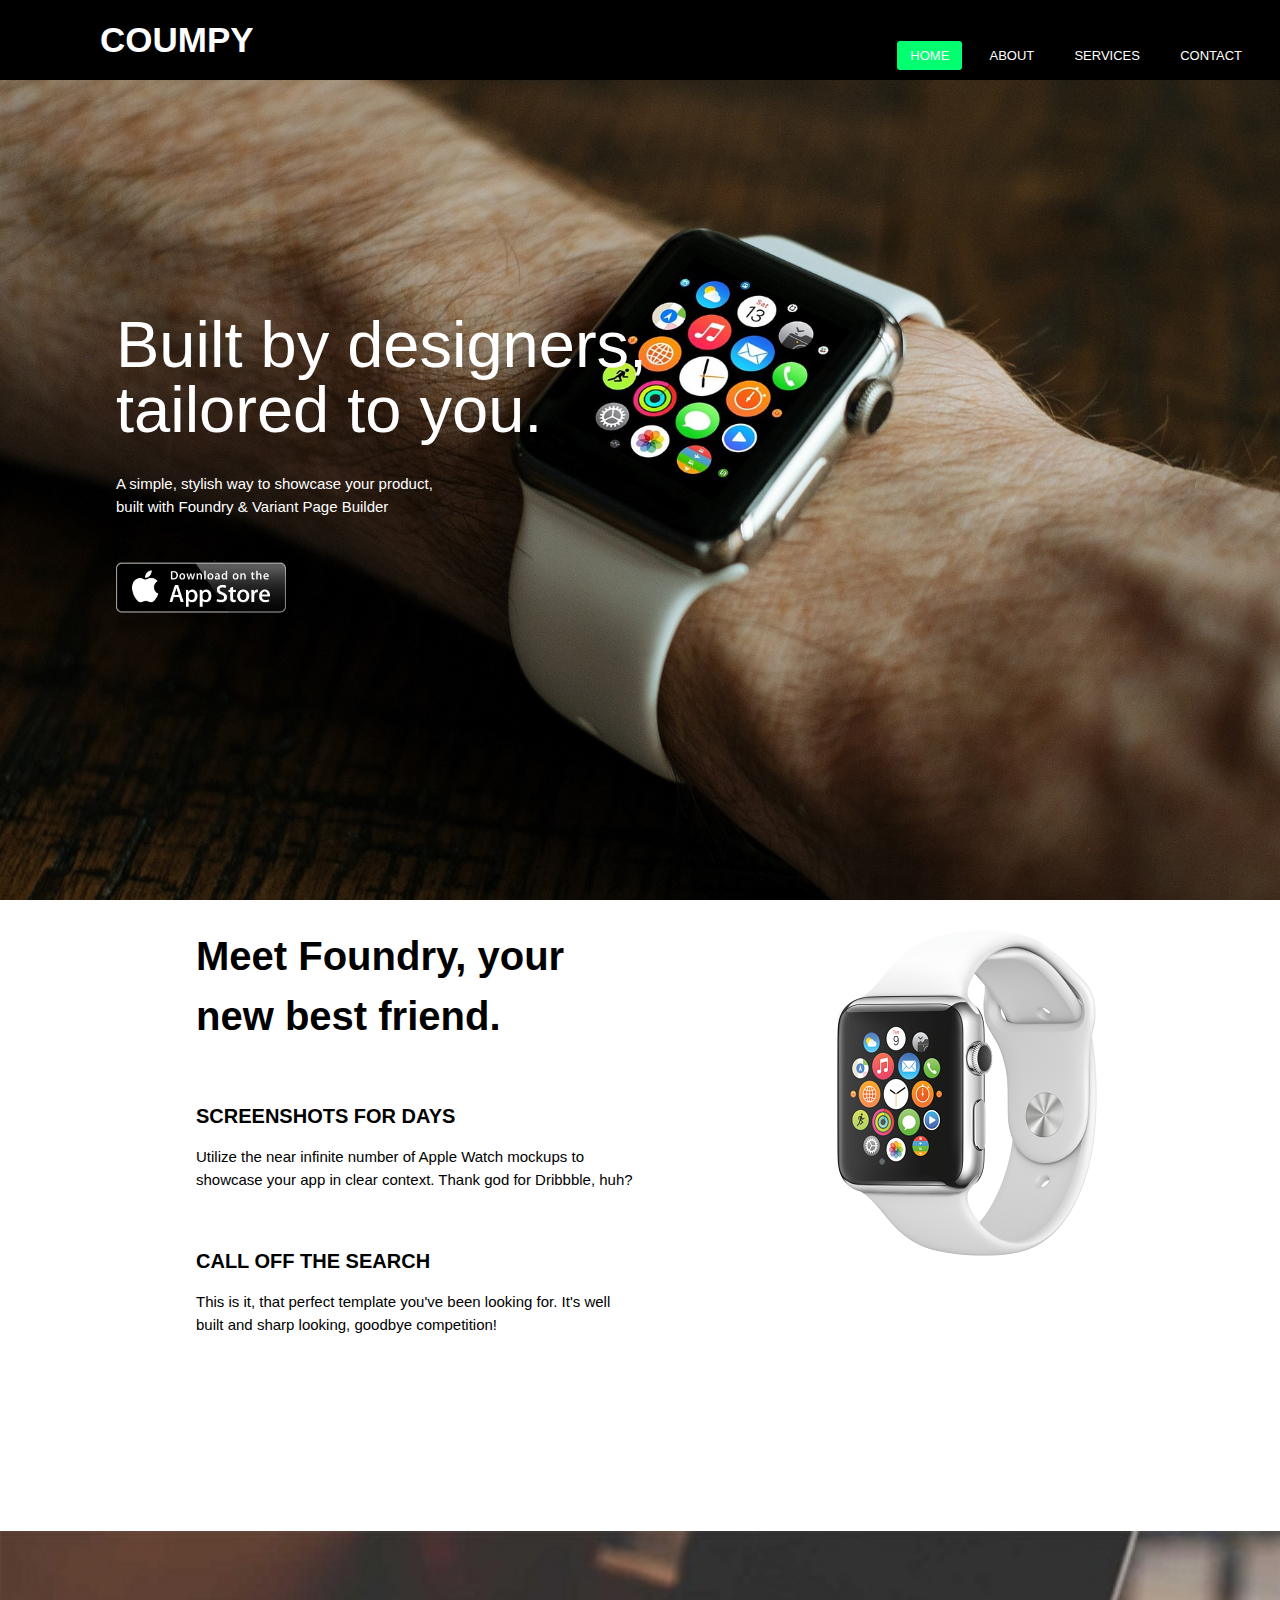
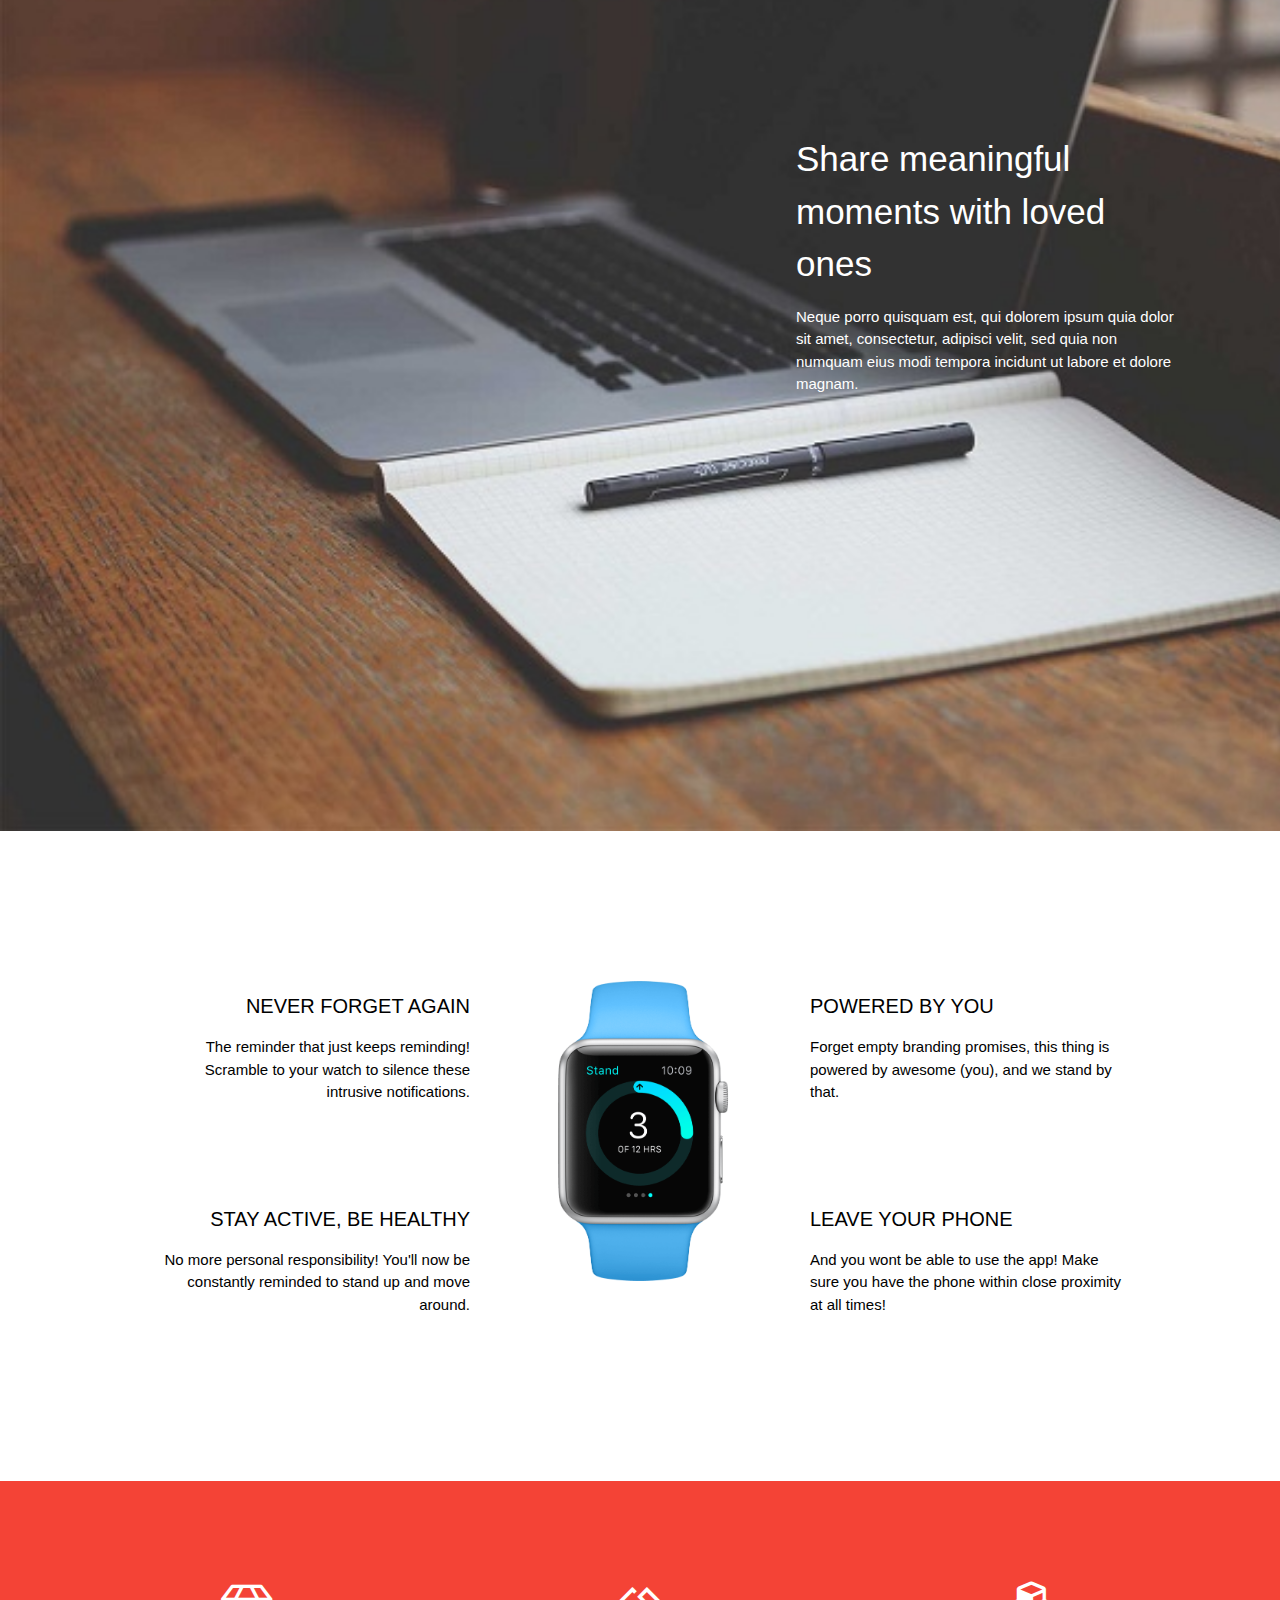
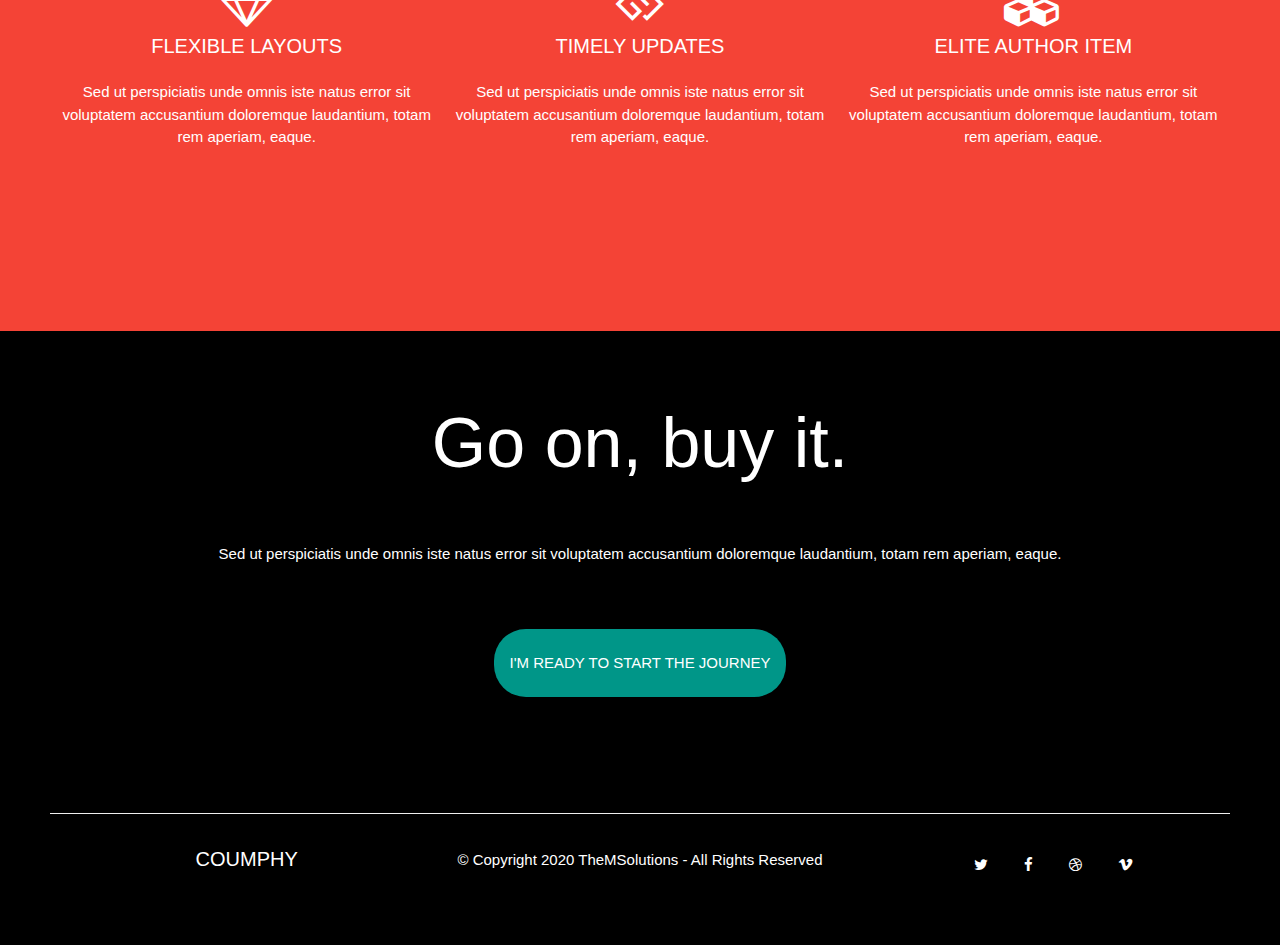
<file: index.html>
<!DOCTYPE html>
<html>
<head>
	<meta name="viewport" content="width=device-width, initial-scale=1.0, maximum-scale=1.0, user-scalable=no">
	<link rel="stylesheet" type="text/css" href="css/w3.css">
	<link rel="stylesheet" type="text/css" href="css/styles.css">
	<link rel="stylesheet" href="https://cdnjs.cloudflare.com/ajax/libs/font-awesome/4.7.0/css/font-awesome.min.css">
	<title>Landing Page</title>
</head>
<body>

	

	<section class="banner-area">
		<div class="banner-img">

			<!-- Nav Bar Section -->
			<nav>
				<input type="checkbox" id="check">
				<label for="check" class="checkbtn">
					<i class="fa fa-bars"></i>
				</label>
				<label class="logo">COUMPY</label>
				<ul>
					<li><a class="active" href="index.html">Home</a></li>
					<li><a href="about.html">About</a></li>
					<li><a href="services.html">Services</a></li>
					<li><a href="contact.html">Contact</a></li>
				</ul>
			</nav>

			<!-- End of Nav Bar Section -->

			<!-- Banner Body Start -->

			<div style="" class="banner-body w3-container w3-text-white w3-display-left">
				<h2 style="" class="w3-padding-16">	
					Built by designers,<br>
					tailored to you.
				</h2>
				<p>
					A simple, stylish way to showcase your product,<br>
					built with Foundry & Variant Page Builder
				</p>
				<a href="#">
					<img src="img/appstore.png" alt="appstore" width="170px" height="50px" style="margin-top: 30px">
				</a>
			</div>
		</div>

	</section>

	<!--Start of Second Section -->

	<section style="min-height: auto" class="below-banner w3-container w3-margin-top">
		<div style="" class="">
			<h2 style="" class="">
				<b>Meet Foundry, your
				new best friend.</b>
			</h2>

			<h4 style="margin-top: 55px;" class="">
				<b>SCREENSHOTS FOR DAYS</b>
			</h4>
			<p>
				Utilize the near infinite number of Apple Watch mockups to showcase your app in clear context. Thank god for Dribbble, huh?
			</p>

			<h4 style="margin-top: 55px;" class="">
				<b>CALL OFF THE SEARCH</b>
			</h4>
			<p>
				This is it, that perfect template you've been looking for. It's well built and sharp looking, goodbye competition!
			</p>
		</div>

		<div class="">
			<div class="second-section-img ">
				<img src="img/iwatch-png-3.png">
			</div>
		</div>
		
	</section>
	<!-- End of Second Section -->
	
	
	<!-- Start of third Section -->

	<section class="second-banner-area">
		<div class="second-banner-img">
		
			<div style="" class="second-banner w3-text-white">
				<h2 style="">
					Share meaningful moments with loved ones
				</h2>

				<p>
					Neque porro quisquam est, qui dolorem ipsum quia dolor sit amet, consectetur, adipisci velit, sed quia non numquam eius modi tempora incidunt ut labore et dolore magnam.
				</p>
			</div>

		</div>
	</section>

	<!-- End of third Section -->

	<!-- Start of forth section -->

	<section class="fourth-section-grid-container">

		<div class="text-align">
			
			<h4>
				NEVER FORGET AGAIN
			</h4>
			<p>
				The reminder that just keeps reminding! Scramble to your watch to silence these intrusive notifications.
			</p>

			<h4 style="margin-top: 100px;">
				STAY ACTIVE, BE HEALTHY
			</h4>
			<p>
				No more personal responsibility! You'll now be constantly reminded to stand up and move around.
			</p>

		</div>


		<div style="margin-top: " class="w3-center">
			<img src="img/app5.png" width="300px" height="300px">
		</div>
		

		<div >
			
			<h4 class="">
				POWERED BY YOU
			</h4>
			<p>
				Forget empty branding promises, this thing is powered by awesome (you), and we stand by that.
			</p>

			<h4 style="margin-top: 100px;">
				LEAVE YOUR PHONE
			</h4>
			<p>
				And you wont be able to use the app! Make sure you have the phone within close proximity at all times!
			</p>

		</div>
		
	</section>

	<!-- End of forth section -->

	<!-- Start of Client Section -->

	<section class="clients w3-container w3-red">
		<div>
			<i class="fa fa-diamond fa-3x">
			<h4>FLEXIBLE LAYOUTS</h4>
			</i>
			<p>
				Sed ut perspiciatis unde omnis iste natus error sit voluptatem accusantium doloremque laudantium, totam rem aperiam, eaque.
			</p>
		</div>

		<div>
			<i class="fa fa-gg fa-3x">
			<h4>TIMELY UPDATES</h4>
			</i>
			<p>
				Sed ut perspiciatis unde omnis iste natus error sit voluptatem accusantium doloremque laudantium, totam rem aperiam, eaque.
			</p>
		</div>

		<div>
			<i class="fa fa-cubes fa-3x">
			<h4>ELITE AUTHOR ITEM</h4>
			</i>
			<p>
				Sed ut perspiciatis unde omnis iste natus error sit voluptatem accusantium doloremque laudantium, totam rem aperiam, eaque.
			</p>
		</div>
	</section>

	<!-- End of Client Section -->

	<section class="footer-begins w3-container w3-black w3-center">
		<h1>Go on, buy it.</h1>
		<p class="w3-padding-32">Sed ut perspiciatis unde omnis iste natus error sit voluptatem accusantium doloremque laudantium, totam rem aperiam, eaque.</p>

		<button class="w3-button w3-teal w3-round-xxlarge w3-margin w3-hover-lime w3-hover-text-white">
			<p>I'M READY TO START THE JOURNEY</p>
		</button>

		<hr class="footer-hr">

		<footer class="footer w3-center">
			<h4>COUMPHY</h4>

			<p>© Copyright 2020 TheMSolutions - All Rights Reserved</p>

			<ul class="">
				<a href="#"><i class="fa fa-twitter w3-padding"></i></a>
				<a href=""><i class="fa fa-facebook w3-padding"></i></a>
				<a href=""><i class="fa fa-dribbble w3-padding"></i></a>
				<a href=""><i class="fa fa-vimeo w3-padding"></i></a>
			</ul>
		</footer>
	</section>

</body>
</html>
</file>
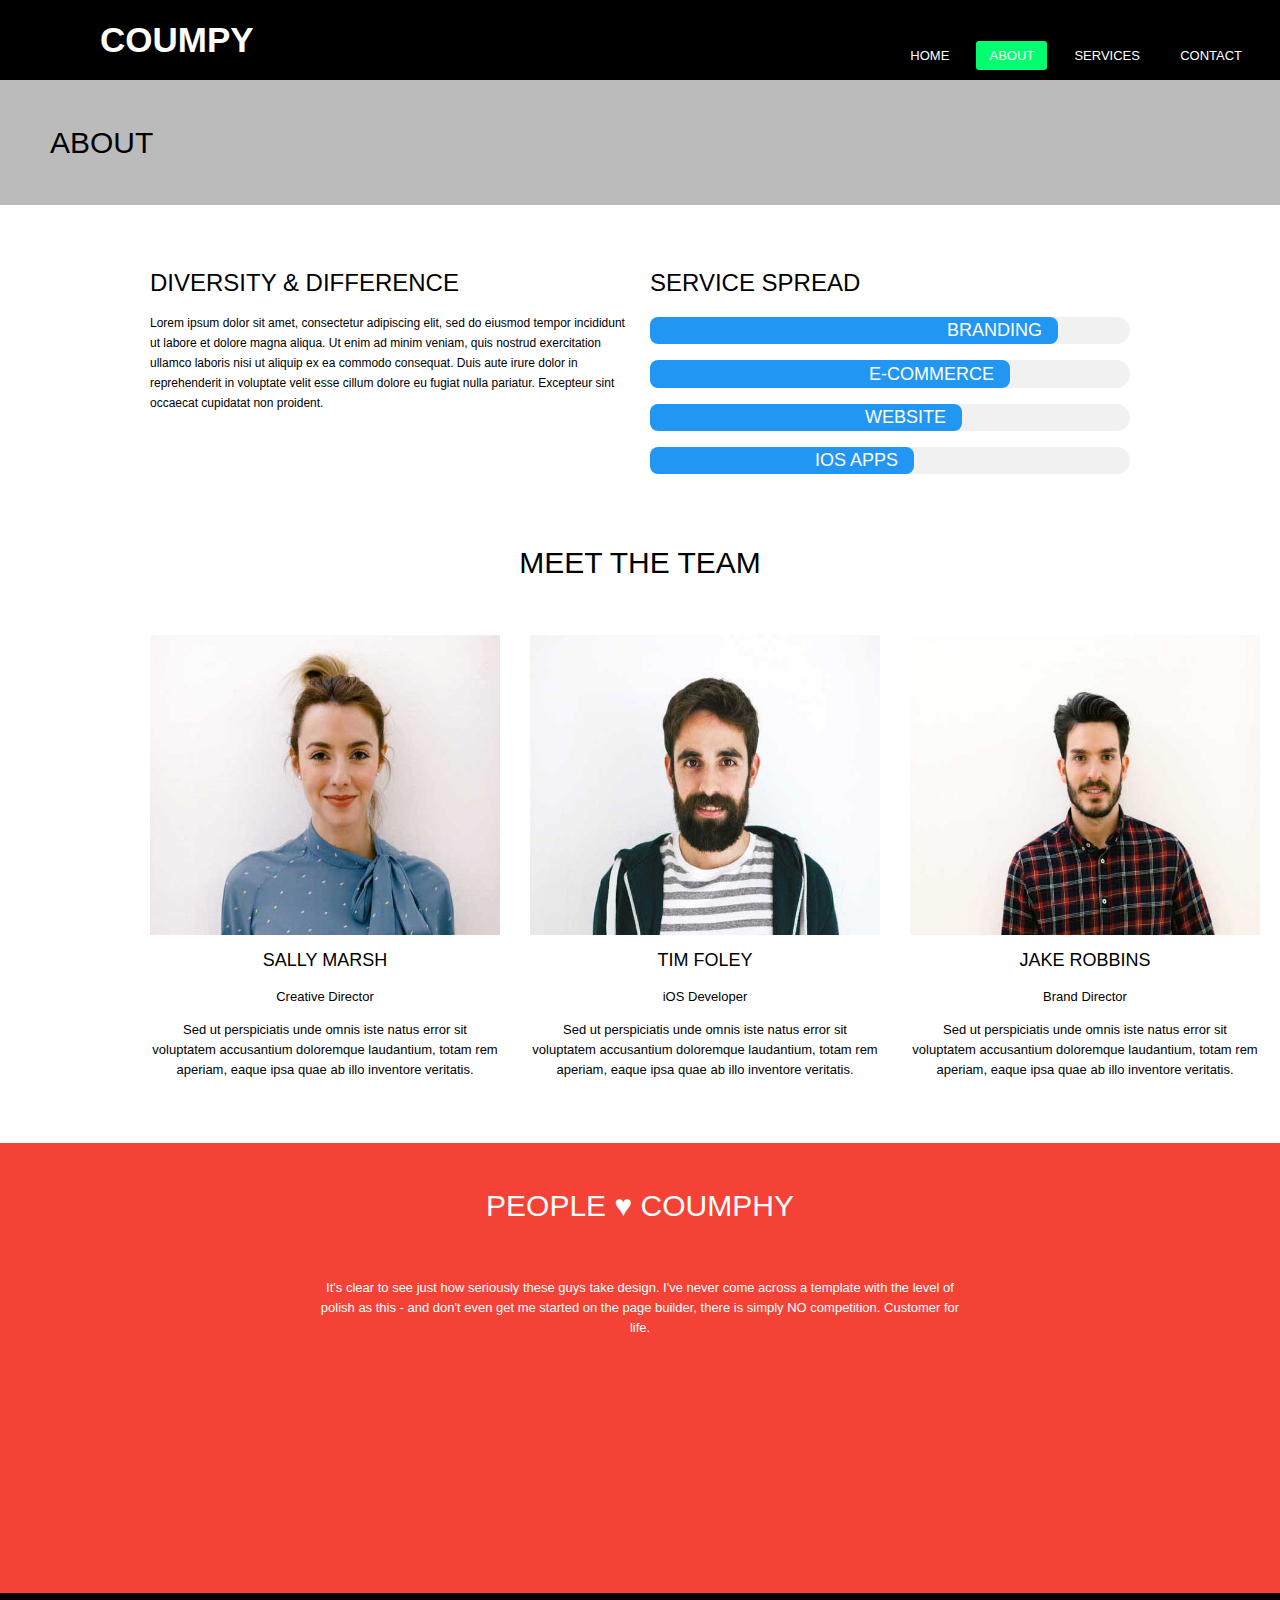
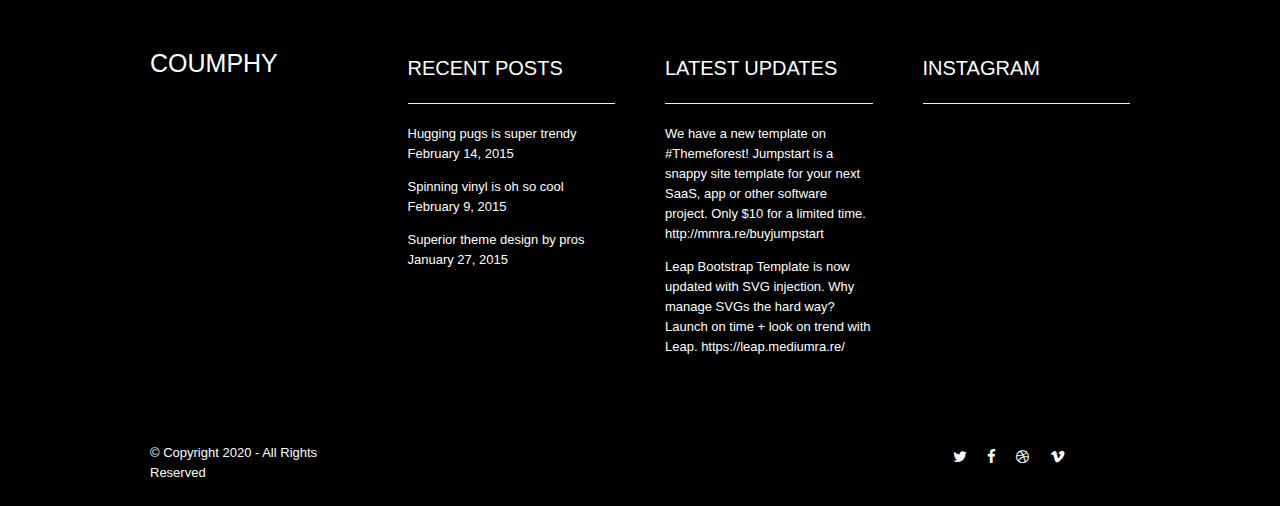
<file: about.html>
<!DOCTYPE html>
<html>
<head>
	<meta name="viewport" content="width=device-width, initial-scale=1.0, maximum-scale=1.0, user-scalable=no">
	<link rel="stylesheet" type="text/css" href="css/w3.css">
	<link rel="stylesheet" type="text/css" href="css/styles.css">
	<link rel="stylesheet" href="https://cdnjs.cloudflare.com/ajax/libs/font-awesome/4.7.0/css/font-awesome.min.css">
	<title>About</title>
</head>
<body>

	<!-- Nav Bar Section -->
			<nav>
				<input type="checkbox" id="check">
				<label for="check" class="checkbtn">
					<i class="fa fa-bars"></i>
				</label>
				<label class="logo">COUMPY</label>
				<ul>
					<li><a href="index.html">Home</a></li>
					<li><a class="active" href="about.html">About</a></li>
					<li><a href="services.html">Services</a></li>
					<li><a href="contact.html">Contact</a></li>
				</ul>
			</nav>

			<!-- End of Nav Bar Section -->

	<!-- Start of title header for about -->
		<section class="title-header w3-gray">
			
			<div>
				<h2>ABOUT</h2>
			</div>
			
		</section>
		<!-- End of title header for about -->

	<section class="about-text-bar">

		<div>
			<h3>DIVERSITY & DIFFERENCE</h3>
			<p>Lorem ipsum dolor sit amet, consectetur adipiscing elit, sed do eiusmod tempor incididunt ut labore et dolore magna aliqua. Ut enim ad minim veniam, quis nostrud exercitation ullamco laboris nisi ut aliquip ex ea commodo consequat. Duis aute irure dolor in reprehenderit in voluptate velit esse cillum dolore eu fugiat nulla pariatur. Excepteur sint occaecat cupidatat non proident.</p>
		</div>

		<div class="second">
			<h3>SERVICE SPREAD</h3>
			<div class="w3-light-grey w3-round-xlarge w3-large">
    			<div class="w3-panel w3-blue w3-round-large w3-right-align" style="width:85%">BRANDING</div>
  			</div>
  			<div class="w3-light-grey w3-round-xlarge w3-large">
    			<div class="w3-panel w3-blue w3-round-large w3-right-align" style="width:75%">E-COMMERCE</div>
  			</div>
  			<div class="w3-light-grey w3-round-xlarge w3-large">
    			<div class="w3-panel w3-blue w3-round-large w3-right-align" style="width:65%">WEBSITE</div>
  			</div>
  			<div class="w3-light-grey w3-round-xlarge w3-large">
    			<div class="w3-panel w3-blue w3-round-large w3-right-align" style="width:55%">IOS APPS</div>
  			</div>
		</div>
		
	</section>

	<!-- End of main body section -->

	<!-- Start of Team Section -->
		<h2 class="w3-center">MEET THE TEAM</h2>
		<div class="team-section w3-center">
			<div>
				<img src="img/team-1.jpg" alt="team 1" width="350px" height="300px">
				<h5>SALLY MARSH<h5>
				<p>Creative Director<p>
				<p>
				Sed ut perspiciatis unde omnis iste natus error sit voluptatem accusantium doloremque laudantium, totam rem aperiam, eaque ipsa quae ab illo inventore veritatis.</p>
			</div>

			<div>
				<img src="img/team-2.jpg" alt="team 2" width="350px" height="300px">
				<h5>TIM FOLEY<h5>
				<p>iOS Developer<p>
				<p>
				Sed ut perspiciatis unde omnis iste natus error sit voluptatem accusantium doloremque laudantium, totam rem aperiam, eaque ipsa quae ab illo inventore veritatis.</p>
			</div>

			<div>
				<img src="img/team-3.jpg" alt="team 3" width="350px" height="300px">
				<h5>JAKE ROBBINS<h5>
				<p>Brand Director<p>
				<p>
				Sed ut perspiciatis unde omnis iste natus error sit voluptatem accusantium doloremque laudantium, totam rem aperiam, eaque ipsa quae ab illo inventore veritatis.</p>
			</div>

		</div>
	<!-- End of Team Section -->

	<!--Start of what people say about us Section -->

	<section class="client-review w3-container w3-red w3-center">
		<h2>PEOPLE &hearts; COUMPHY</h2>
		<p>
			It's clear to see just how seriously these guys take design. I've never come across a template with the level of polish as this - and don't even get me started on the page builder, there is simply NO competition. Customer for life.
		</p>
	</section>

	<!-- End of what people say about us Section -->

	<!--Start of footer section -->

	<section class="w3-left-align w3-black">

		<div class="main-footer">
			<div>
				<h2>COUMPHY</h2>
			</div>

			<div>
				<h4>RECENT POSTS</h4>
				<hr>
				<p>Hugging pugs is super trendy<br>
				February 14, 2015</p>
				<p>Spinning vinyl is oh so cool<br>
				February 9, 2015</p>
				<p>Superior theme design by pros<br>
				January 27, 2015</p>
			</div>

			<div>
				<h4>LATEST UPDATES</h4>
				<hr>
				<p>We have a new template on #Themeforest! Jumpstart is a snappy site template for your next SaaS, app or other software project. Only $10 for a limited time. http://mmra.re/buyjumpstart </p>
				<p>Leap Bootstrap Template is now updated with SVG injection. Why manage SVGs the hard way? Launch on time + look on trend with Leap. https://leap.mediumra.re/ </p>
			</div>

			<div>
				<h4>INSTAGRAM</h4>
				<hr>
			</div>
		</div>

		<div class="last-part">

			<p>© Copyright 2020 - All Rights Reserved</p>

			<ul class="">
				<a href="#"><i class="fa fa-twitter w3-padding-small"></i></a>
				<a href="#"><i class="fa fa-facebook w3-padding-small"></i></a>
				<a href="#"><i class="fa fa-dribbble w3-padding-small"></i></a>
				<a href="#"><i class="fa fa-vimeo w3-padding-small"></i></a>
			</ul>

		</div>
		
	</section>

	<!-- End of footer section -->

</body>
</html>
</file>
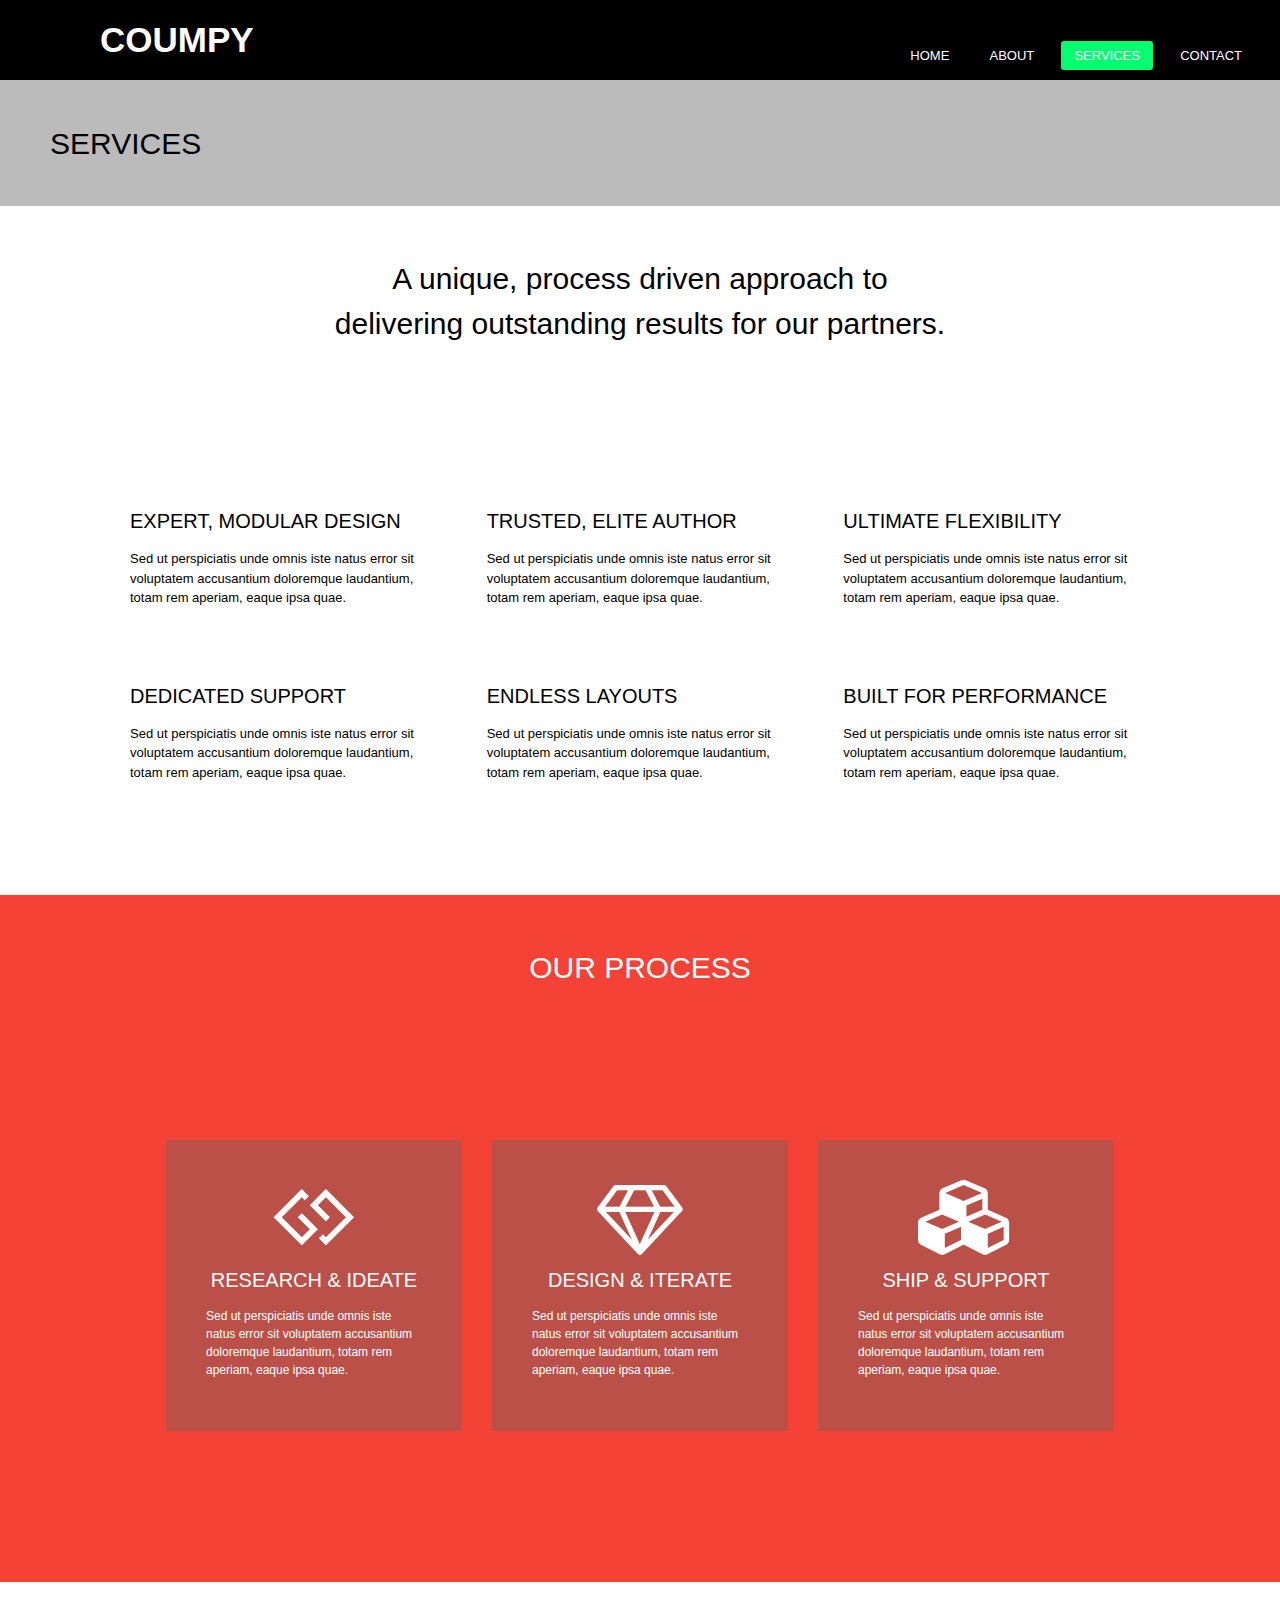
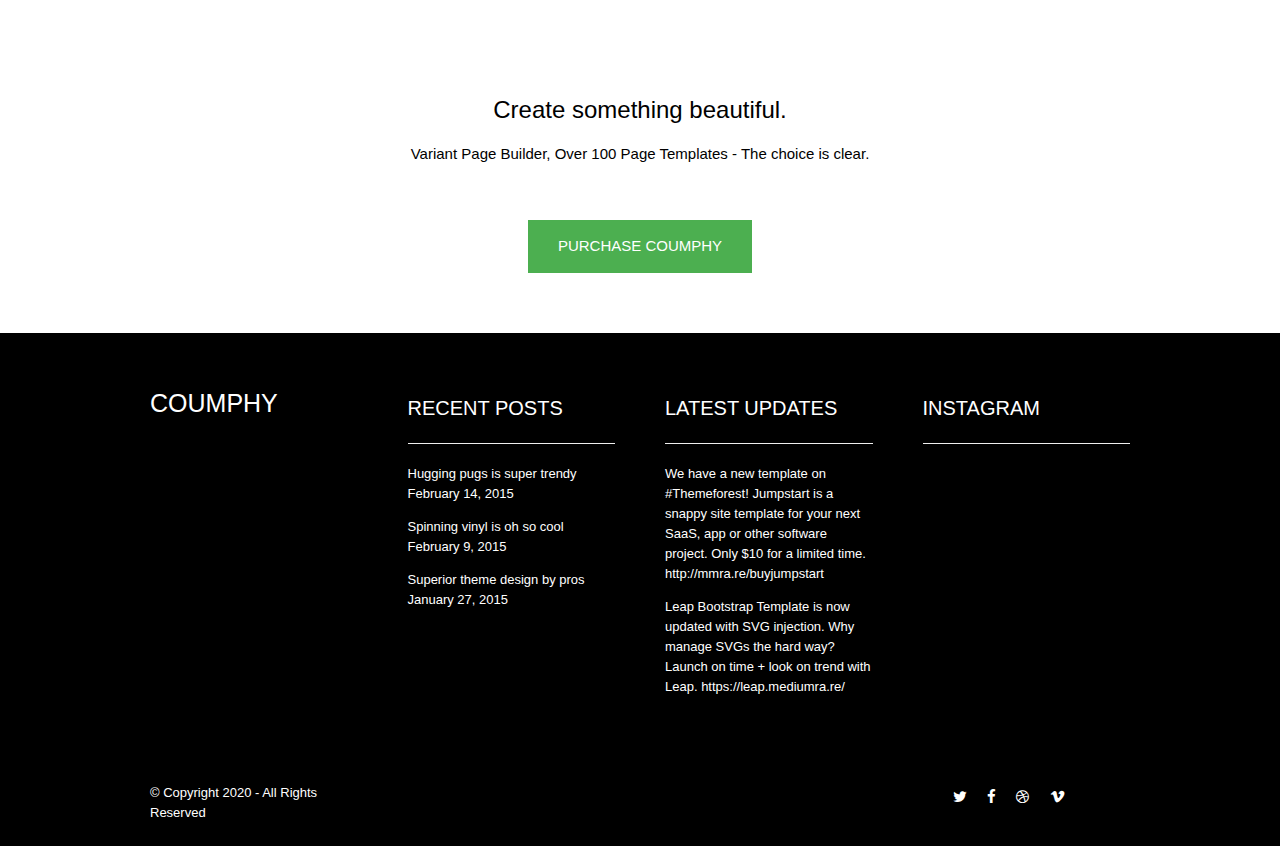
<file: services.html>
<!DOCTYPE html>
<html>
<head>
	<meta name="viewport" content="width=device-width, initial-scale=1.0, maximum-scale=1.0, user-scalable=no">
	<link rel="stylesheet" type="text/css" href="css/w3.css">
	<link rel="stylesheet" type="text/css" href="css/styles.css">
	<link rel="stylesheet" href="https://cdnjs.cloudflare.com/ajax/libs/font-awesome/4.7.0/css/font-awesome.min.css">
	<title>Services</title>
</head>
<body>

	<!-- Nav Bar Section -->
			<nav>
				<input type="checkbox" id="check">
				<label for="check" class="checkbtn">
					<i class="fa fa-bars"></i>
				</label>
				<label class="logo">COUMPY</label>
				<ul>
					<li><a href="index.html">Home</a></li>
					<li><a href="about.html">About</a></li>
					<li><a class="active" href="services.html">Services</a></li>
					<li><a href="contact.html">Contact</a></li>
				</ul>
			</nav>

			<!-- End of Nav Bar Section -->

		<!-- Start of title header for about -->
		<section class="title-header w3-container w3-gray">
			
			<h2>SERVICES</h2>

		</section>
		<!-- End of title header for about -->

		<!-- Start of header for about -->
		<section class="services-heading w3-center w3-container">
			
			<h2>A unique, process driven approach to delivering outstanding results for our partners.</h2>

		</section>
		<!-- End of header for about -->

		<!-- Start of services we offer -->

		<section class="services-we-offer">

			<div>
				<h4>EXPERT, MODULAR DESIGN</h4>
				<p>Sed ut perspiciatis unde omnis iste natus error sit voluptatem accusantium doloremque laudantium, totam rem aperiam, eaque ipsa quae.</p>
			</div>

			<div>
				<h4>TRUSTED, ELITE AUTHOR</h4>
				<p>Sed ut perspiciatis unde omnis iste natus error sit voluptatem accusantium doloremque laudantium, totam rem aperiam, eaque ipsa quae.</p>
			</div>

			<div>
				<h4>ULTIMATE FLEXIBILITY</h4>
				<p>Sed ut perspiciatis unde omnis iste natus error sit voluptatem accusantium doloremque laudantium, totam rem aperiam, eaque ipsa quae.</p>
			</div>

			<div>
				<h4>DEDICATED SUPPORT</h4>
				<p>Sed ut perspiciatis unde omnis iste natus error sit voluptatem accusantium doloremque laudantium, totam rem aperiam, eaque ipsa quae.</p>
			</div>

			<div>
				<h4>ENDLESS LAYOUTS</h4>
				<p>Sed ut perspiciatis unde omnis iste natus error sit voluptatem accusantium doloremque laudantium, totam rem aperiam, eaque ipsa quae.</p>
			</div>

			<div>
				<h4>BUILT FOR PERFORMANCE</h4>
				<p>Sed ut perspiciatis unde omnis iste natus error sit voluptatem accusantium doloremque laudantium, totam rem aperiam, eaque ipsa quae.</p>
			</div>
			
		</section>

		<!-- End of services we offer -->




		<!-- Start of our process section -->

		<section class="process-section w3-text-white w3-container w3-red">
			<div class="process-section-img">
				<div class="process-section-header w3-center">
					<h2>OUR PROCESS</h2>
				</div>

				<div class="process-section-content w3-center">
					<div class="process-section-bg">
						<i class="fa fa-gg fa-5x"></i>
						<h4>RESEARCH & IDEATE</h4>
						<p>Sed ut perspiciatis unde omnis iste natus error sit voluptatem accusantium doloremque laudantium, totam rem aperiam, eaque ipsa quae.</p>
					</div>

					<div class="process-section-bg">
						<i class="fa fa-diamond fa-5x"></i>
						<h4>DESIGN & ITERATE</h4>
						<p>Sed ut perspiciatis unde omnis iste natus error sit voluptatem accusantium doloremque laudantium, totam rem aperiam, eaque ipsa quae.</p>
					</div>

					<div class="process-section-bg">
						<i class="fa fa-cubes fa-5x"></i>
						<h4>SHIP & SUPPORT</h4>
						<p>Sed ut perspiciatis unde omnis iste natus error sit voluptatem accusantium doloremque laudantium, totam rem aperiam, eaque ipsa quae.</p>
					</div>
				</div>
			</div>
		</section>

		<!-- End of our process section -->

		<!-- Start of other services section -->

		<section class="other-services w3-container w3-center">
			<h3>Create something beautiful.</h3>
			<p>Variant Page Builder, Over 100 Page Templates - The choice is clear.</p>

			<button class="w3-button w3-medium w3-green w3-hover-green">
				PURCHASE COUMPHY
			</button>
		</section>

		<!-- End of other services section -->

		<!--Start of footer section -->

	<section class="w3-left-align w3-black">

		<div class="main-footer">
			<div>
				<h2>COUMPHY</h2>
			</div>

			<div>
				<h4>RECENT POSTS</h4>
				<hr>
				<p>Hugging pugs is super trendy<br>
				February 14, 2015</p>
				<p>Spinning vinyl is oh so cool<br>
				February 9, 2015</p>
				<p>Superior theme design by pros<br>
				January 27, 2015</p>
			</div>

			<div>
				<h4>LATEST UPDATES</h4>
				<hr>
				<p>We have a new template on #Themeforest! Jumpstart is a snappy site template for your next SaaS, app or other software project. Only $10 for a limited time. http://mmra.re/buyjumpstart </p>
				<p>Leap Bootstrap Template is now updated with SVG injection. Why manage SVGs the hard way? Launch on time + look on trend with Leap. https://leap.mediumra.re/ </p>
			</div>

			<div>
				<h4>INSTAGRAM</h4>
				<hr>
			</div>
		</div>

		<div class="last-part">

			<p>© Copyright 2020 - All Rights Reserved</p>

			<ul class="">
				<a href="#"><i class="fa fa-twitter w3-padding-small"></i></a>
				<a href="#"><i class="fa fa-facebook w3-padding-small"></i></a>
				<a href="#"><i class="fa fa-dribbble w3-padding-small"></i></a>
				<a href="#"><i class="fa fa-vimeo w3-padding-small"></i></a>
			</ul>

		</div>
		
	</section>

	<!-- End of footer section -->

</body>
</html>
</file>
<file: css/styles.css>
@media screen and (max-width: 1024px){
	body{
		
	}

	img{
		
	}

	div{
		float: none;
		width: 100%;
		height: auto;
	}

	p{
		font-size: 13px;
	}

}

body{
	font-family: 

}

/*Start of Navbar*/

nav{
	background: #000;
	height: 80px;
	width: 100%;
}

label.logo{
	color: white;
	font-size: 35px;
	line-height: 80px;
	padding: 0 100px;
	font-weight: bold;
}

nav ul{
	float: right;
	margin-right: 20px;
}

nav ul li{
	display: inline-block;
	line-height: 80px;
	margin: 0 5px;
}

nav ul li a{
	color: white;
	font-size: 13px;
	padding: 7px 13px;
	border-radius: 3px;
	text-transform: uppercase;
	text-decoration: none;
}

a.active, a:hover{
	background: #01ff70;
	transition: .5s;
}

.checkbtn{
	font-size: 30px;
	color: white;
	float: right;
	line-height: 80px;
	margin-right: 40px;
	cursor: pointer;
	display: none;
}

#check{
	display: none;
}

@media (max-width: 1024px){
	label.logo{
		font-size: 30px;
		padding-left: 50px;
	}

	nav ul li a{
		font-size: 16px;
	}
}

@media (max-width: 858px){
	.checkbtn{
		display: block;
	}

	ul{
		position: fixed;
		width: 100%;
		height: 100vh;
		background: #85144b;
		top: 50px;
		left: -100%;
		text-align: center;
		transition: all .5s;
		z-index: 1;
	}

	nav ul li{
		display: block;
		margin: 50px 0;
		line-height: 30px;
	}

	nav ul li a{
		font-size: 20px;
	}

	a:hover, a.active{
		background: none;
		color: #0082e6;
	}

	#check:checked ~ ul{
		left: 0;
	}
}

/*End of Navbar*/

.banner-area{
	min-height: 100vh; /*This is to make the next section go below the banner*/
}

.banner-area .banner-img{
	background-image: url(../img/smart-watch.jpg);
	position: absolute;
	top: 0;
	left: 0;
	width: 100%;
	height: 100%;
	-webkit-background-size: cover;
	background-size: cover;
	//z-index: -1;
}

.banner-body{
	margin-left: 100px;
}

.banner-body h2{
	font-size: 65px;
	line-height: 1.0;
}

@media (max-width: 600px){
	.banner-body{
		margin-left: 0;
	}
	.banner-body h2{
		font-size: 35px;
	}
}

/*Below Banner*/

.below-banner{
	display: grid;
	grid-template-columns: 0fr 1fr 1fr;
	grid-gap: 30px;
	margin: 150px;
}

.below-banner h2{
	font-size: 40px;
}


.second-section-img{
	margin-left: 150px; 
}

@media (max-width: 1024px){
	.below-banner{
		display: grid;
		grid-template-columns: 1fr;
		margin: 150px 0px;
	}
	.second-section-img{
		margin-left: 0px; 
	}
	.below-banner h2{
	font-size: 25px;
}
}

/*End of below banner*/


/*Start of Second Banner*/

.second-banner-area{
	min-height: 100vh; /*This is to make the next section go below the banner*/

}

@media (max-width: 600px){

}

.second-banner-area .second-banner-img{
	background-image: url(../img/cover15.jpg);
	position: absolute;
	left: 0;
	width: 100%;
	height: 100%;
	-webkit-background-size: cover;
	background-size: cover;
	z-index: 1;
}

.second-banner{
	width: 30%; 
	margin-right: 100px;
	float: right;
	margin-top: 15%;
}

.second-banner h2{
	font-size: 35px;
}

@media (max-width: 1024px){
	.second-banner{
		width: 100%;
		float: none;
		margin: 150px 0px;
	}
	.second-banner h2{
		font-size: 25px;
	}
}
/*End of Second Banner*/


/*Start of fourth section*/
.fourth-section-grid-container{
	display: grid;
	grid-template-columns: 1fr 1fr 1fr;
	grid-gap: 10px;
	margin: 150px; 
	//min-height: 50vh;
}

.text-align{
	text-align: right;
}

@media (max-width: 1024px){
	.fourth-section-grid-container{
		display: grid;
		grid-template-columns: 1fr;
		margin: 150px 10px;
		
	}

	.text-align{
		text-align: left;
	}
}

/*End of forth Section*/


.clients{
	display: grid;
	grid-template-columns:0 1fr 1fr 1fr;
	//margin: 150px 50px; 
	min-height: 50vh;
	text-align: center;
	padding: 100px 50px;
}

.client-contents{
	padding: 200px;
}

@media (max-width: 1024px){
	.clients{
		display: grid;
		grid-template-columns: 1fr;
		//margin: 150px 50px; 
		min-height: 50vh;
		text-align: left;
		padding: 100px 50px;
	}
}

.footer-begins{
	padding: 50px;
}

.footer-begins h1{
	font-size: 70px;
}

.footer{
	display: grid;
	grid-template-columns: 1fr 1fr 1fr;
}

.footer-hr{
	margin-top: 100px;
}

@media (max-width: 1024px){
	.footer{
	display: grid;
	grid-template-columns: 1fr;
	}
}

.title-header{
	padding: 30px 50px;
}



/*Start of About page*/

/*Start of page title and img*/
.page-title{
	margin-top: -10px;
}

.page-title-img{
	background-image: url("../img/cover14.jpg");
	top: -500px;
	//position: absolute;
	width: 100%;
	min-height: 30vh;
	-webkit-background-size: cover;
	background-size: cover;
}

.page-title .page-title-img h2{
	margin-top: 80px;
	margin-left: 30px;
	font-size: 50px;
	letter-spacing: 10px;
}

.page-title .page-title-img p{
	margin-top: -20px;
	margin-left: 30px;
}

@media (max-width: 1024px){
	.page-title .page-title-img h2{
		margin-top: 80px;
		margin-left: 30px;
		font-size: 30px;
		letter-spacing: 10px;
	}
}

/*End of page title and img*/


/*Start of main body section*/

.about-text-bar{
	display: grid;
	grid-template-columns: 1fr 1fr;
	margin: 50px 150px;
	grid-gap: 20px;
}

.about-text-bar p{
	font-size: 12px;
	line-height: 20px;
}


@media (max-width: 1024px){
	.about-text-bar{
		display: grid;
		grid-template-columns: 1fr;
		margin: 50px 20px;
	}
}
/*End of main body section*/

/*Start of team section*/

.team-section{
	display: grid;
	grid-template-columns: 1fr 1fr 1fr;
	margin: 50px 150px;
	grid-gap: 30px;
}

.team-section p{
	font-size: 13px;
	line-height: 20px;
}

@media (max-width: 1024px){
	.team-section{
		display: grid;
		grid-template-columns: 1fr;
		margin: 50px 0px;
	}
}

/*End of team section*/

/*Start of client section*/

.client-review{
	min-height: 50vh;
}

.client-review h2{
	margin: 40px;
}

.client-review p{
	margin: 50px 300px;
	font-size: 13px;
	line-height: 20px;
}

@media (max-width: 1024px){
	.client-review p{
		margin: 50px 0;
		font-size: 13px;
		line-height: 20px;
	}
}

/*End of client section*/

/*End of About page*/



/*Begining of Servives page*/

.services-heading h2{
	margin: 50px 25%;
}

@media (max-width: 1024px){
	.services-heading h2{
		font-size: 21px;
		margin: 50px 0px;
	}
}

.services-we-offer{
	display: grid;
	grid-template-columns: 1fr 1fr 1fr;
	grid-gap: 50px;
	margin: 100px 130px;
}

.services-we-offer p{
	font-size: 13px;
}

@media (max-width: 1024px){
	.services-we-offer{
		display: grid;
		grid-template-columns: 1fr;
		grid-gap: 30px;
		margin: 100px 10px;
	}
}

/*End of Services page*/




/*Start of process section*/

.process-section{
	/*height: 90vh;*/
	margin: 100px 0;

}

/*.process-section .process-section-img{
	background-image: url(../img/process-section.jpg);
	position: absolute;
	left: 0;
	width: 100%;
	height: 80%;
	-webkit-background-size: cover;
	background-size: cover;
	//z-index: -1;
}*/

.process-section-header{
	margin: 50px 0;
}

.process-section-content{
	display: grid;
	grid-template-columns: 1fr 1fr 1fr;
	grid-gap: 30px;
	margin: 150px 150px;
}

.process-section-bg{
	background-color: rgba(100, 100, 100, 0.4);
	padding: 40px;
}

.process-section-content p{
	text-align: left;
	font-size: 12px;
}

@media (max-width: 1024px){
	.process-section{
		/*height: 130vh;*/

	}
	.process-section .process-section-img{
		height: 100%;
	}

	.process-section-header{
		margin: 30px 0;
	}

	.process-section-content{
		display: grid;
		grid-template-columns: 1fr;
		grid-gap: 40px;
		margin: 30px 20px;
		width: 90%;
	}

	.process-section-bg{
		padding: 10px;
	}
}


/*End of process section*/


/*Start of other services section*/
.other-services{
	margin: 20px 0;
}

.other-services button{
	margin: 40px 0;
	padding: 15px 30px;
}

/*End of other services section*/


/*Start of Contact page*/
.map{
	margin: 50px 0;
}

.ctc-info-form{
	display: grid;
	grid-template-columns: 1fr 1fr;
	grid-gap: 150px;
	margin: 0 200px 100px 100px;
}

@media (max-width: 1024px){
	.ctc-info-form{
		display: grid;
		grid-template-columns: 1fr;
		grid-gap: 50px;
		margin: 0 30px 70px 30px;
	}
}

.ctc-info-form p{
	font-size: 13px;
}

.contact-info h3{
	letter-spacing: 5px;
}

input[type=text], select {
    width: 100%;
    padding: 12px 20px;
    margin: 8px 0;
    display: inline-block;
    border: 1px solid #ccc;
    border-radius: 2px;
    box-sizing: border-box;
    background-color: #ccc;
}

input[placeholder]{
	font-size: 12px;
	font-weight: bold;
}

input[type=text]:focus {
    border: 3px solid #ccc;
}

textarea {
    width: 100%;
    padding: 12px 20px;
    margin: 8px 0;
    display: inline-block;
    border: 1px solid #ccc;
    border-radius: 2px;
    box-sizing: border-box;
    background-color: #ccc;
}

textarea[placeholder]{
	font-size: 12px;
	font-weight: bold;
}

button[type=submit] {
    width: 100%;
    background-color: #4CAF50;
    color: white;
    padding: 14px 20px;
    margin: 8px 0;
    border: none;
    border-radius: 4px;
    cursor: pointer;
    text-transform: uppercase;
}

input[type=submit]:hover {
    background-color: #45a049;
}


/*End of Contact page*/





/*Start of main footer*/

.main-footer{
	display: grid;
	grid-template-columns: 1fr 1fr 1fr 1fr;
	grid-gap: 50px;
	padding: 50px 150px;
}

.main-footer p{
	font-size: 13px;
	line-height: 20px;
}

.main-footer h2{
	font-size: 25px;
	line-height: 20px;
}

@media (max-width: 1024px){
	.main-footer{
		display: grid;
		grid-template-columns: 1fr;
		padding: 50px 15px;
	}
}

.last-part{
	display: grid;
	grid-template-columns: 1fr 1fr;
	grid-gap: 530px;
	padding: 10px 150px;
}

.last-part p{
	font-size: 13px;
	line-height: 20px;
}

@media (max-width: 1024px){
	.last-part{
		display: grid;
		grid-template-columns: 1fr 1fr;
		grid-gap: 10px;
		padding: 10px 15px;
	}
	.last-part p{
		font-size: 11px;
	}
}

/*End of main footer*/
</file>
